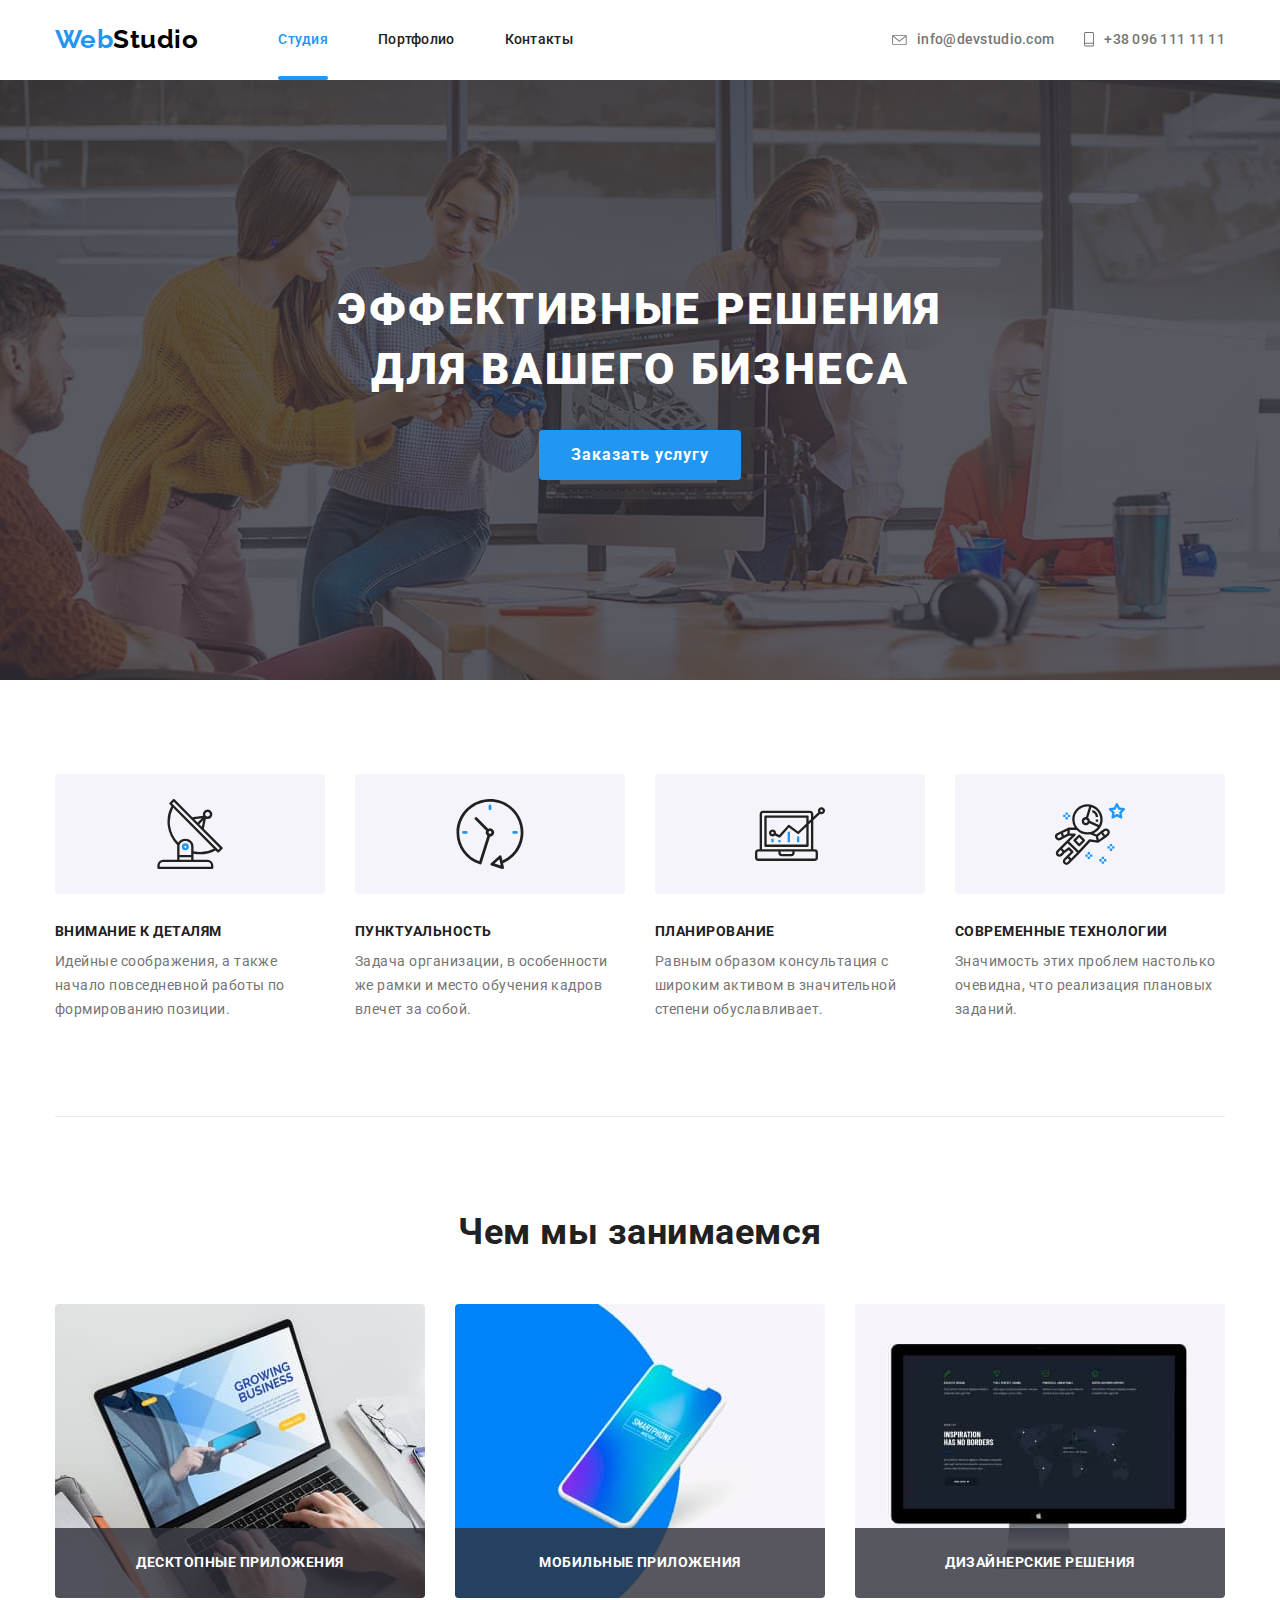
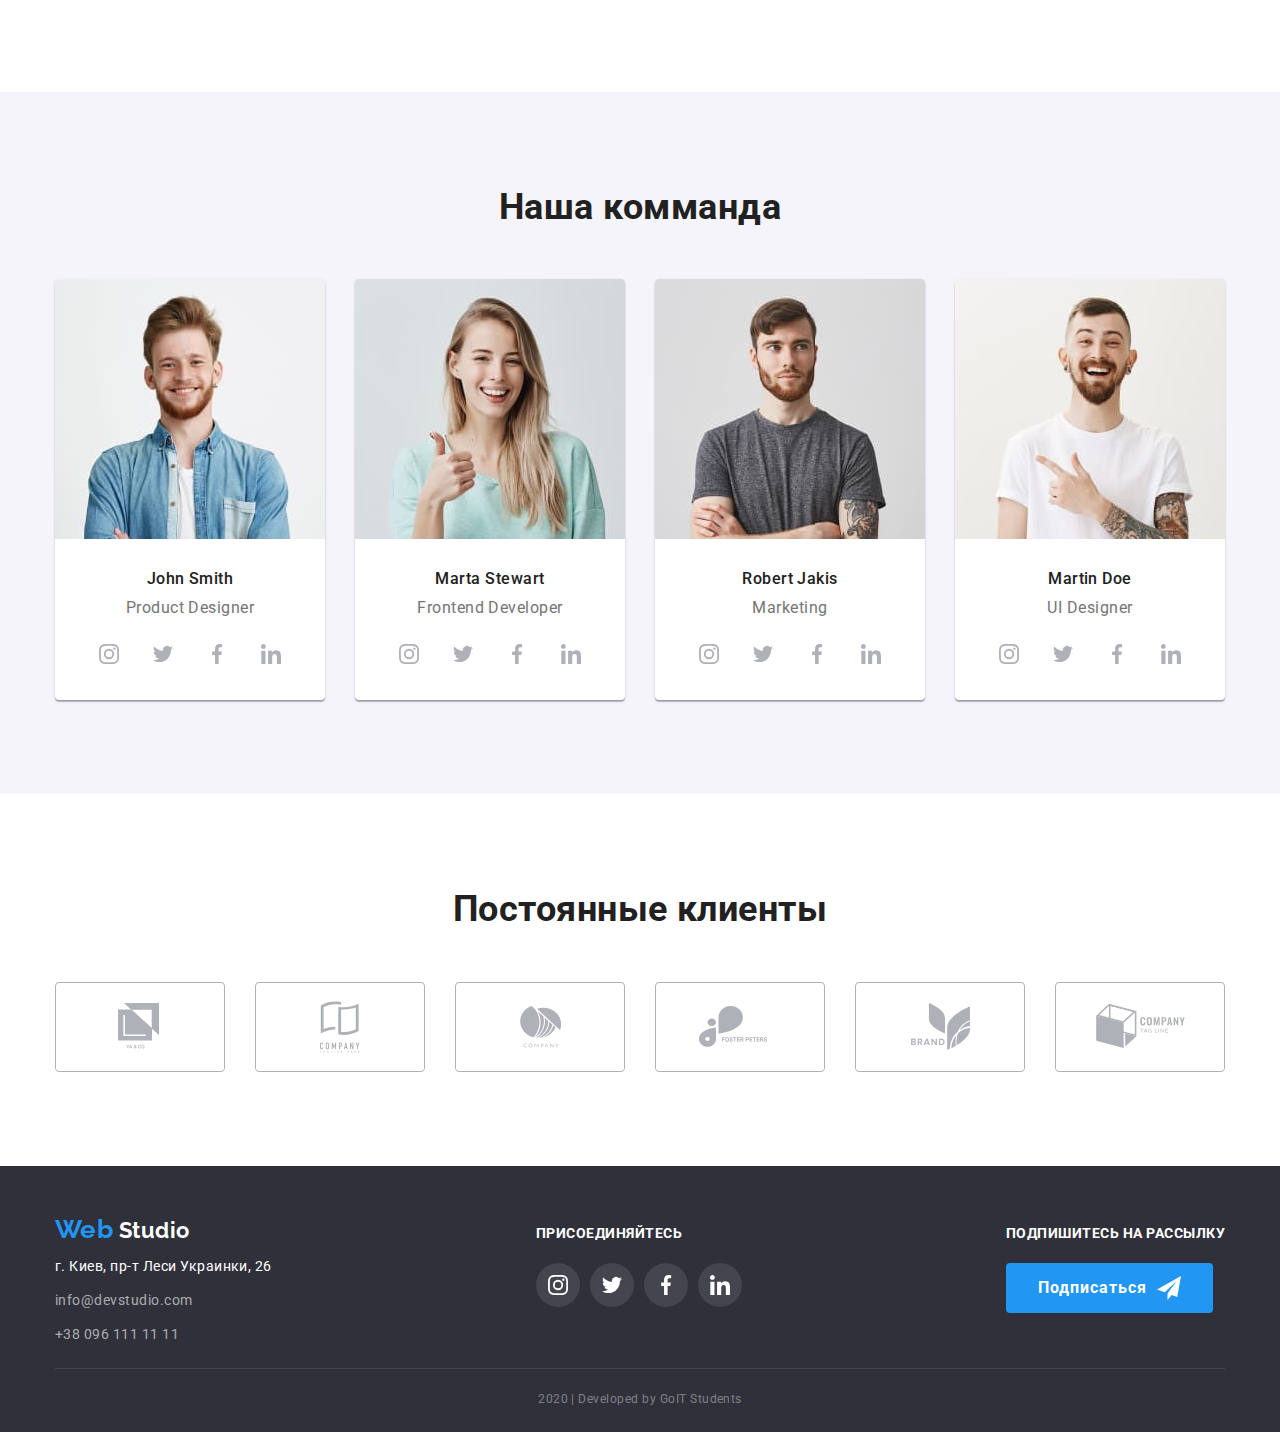
<file: index.html>
<!DOCTYPE html>
<html lang="ru">
  <head>
    <meta charset="UTF-8" />
    <meta name="viewport" content="width=device-width, initial-scale=1.0" />
    <meta
      name="description"
      content="Lorem ipsum dolor sit amet consectetur adipisicing elit. Voluptatem atque possimus et at."
    />
    <title>Web Studio</title>
    <link
      href="https://fonts.googleapis.com/css2?family=Raleway:wght@700&family=Roboto:wght@400;500;700;900&display=swap"
      rel="stylesheet"
    />
    <link
      rel="stylesheet"
      href="https://cdnjs.cloudflare.com/ajax/libs/modern-normalize/0.6.0/modern-normalize.min.css"
    />
    <link rel="stylesheet" href="./css/styles.css" />
  </head>
  <body>
    <!-- Шапка -->
    <header class="page-header">
      <div class="container header">
        <nav class="nav">
          <a href="./index.html" class="logo link"
            >Web<span class="sub-logo">Studio</span></a>

          <ul class="site-nav list">
            <li class="item"><a href="./index.html" class="link current">Студия</a></li>
            <li class="item">
              <a href="./portfolio.html" class="link">Портфолио</a>
            </li>
            <li class="item"><a href="#" class="link">Контакты</a></li>
          </ul>
        </nav>

        <address class="address-nav">
          <a href="mailto:info@devstudio.com" class="link"
            ><svg class="icon" width="15" height="10">
              <use href="./img/sprite.svg#email"></use>
            </svg>info@devstudio.com</a>
          <a href="tel:+380961111111" class="link"
            ><svg class="icon" width="10" height="15">
              <use href="./img/sprite.svg#phone"></use>
            </svg>+38 096 111 11 11</a>
        </address>
      </div>
    </header>

    <main>
      <!-- Герой -->
      <section class="hero">
          <h1 class="title-hero">Эффективные решения </br> для вашего бизнеса</h1>
          <button class="button">Заказать услугу</button>
      </section>

      <!-- Ососбенности -->
      <section class="main-features">
        <div class="container">
          <h2 class="visually-hidden">Наши особенности</h2>

          <ul class="features list">
            <li class="item">
              <div class="bg-icon">
                <svg class="icon" width="70" height="70">
                  <use href="./img/sprite.svg#details"></use>
                </svg>
              </div>
              <h3 class="title">Внимание к деталям</h3>
              <p class="text">
                Идейные соображения, а также начало повседневной работы по
                формированию позиции.
              </p>
            </li>
            <li class="item">
              <div class="bg-icon">
                <svg class="icon" width="70" height="70">
                  <use href="./img/sprite.svg#punctuality"></use>
                </svg>
              </div>
              <h3 class="title">Пунктуальность</h3>
              <p class="text">
                Задача организации, в особенности же рамки и место обучения
                кадров влечет за собой.
              </p>
            </li>
            <li class="item">
              <div class="bg-icon">
                <svg class="icon" width="70" height="70">
                  <use href="./img/sprite.svg#planning"></use>
                </svg>
              </div>
              <h3 class="title">Планирование</h3>
              <p class="text">
                Равным образом консультация с широким активом в значительной
                степени обуславливает.
              </p>
            </li>
            <li class="item">
              <div class="bg-icon">
                <svg class="icon" width="70" height="70">
                  <use href="./img/sprite.svg#technologies"></use>
                </svg>
              </div>
              <h3 class="title">Современные технологии</h3>
              <p class="text">
                Значимость этих проблем настолько очевидна, что реализация
                плановых заданий.
              </p>
            </li>
          </ul>
        </div>
      </section>

      <!-- Чем занимаются -->
      <section class="main-activity">
        <div class="container">
          <h2 class="title">Чем мы занимаемся</h2>

          <ul class="activity list">
            <li class="item">
              <img
                src="./img/desktop-apps.jpg"
                width="370"
                height="294"
                alt="Десктопные приложения"
              />
              <p class="activity-text">Десктопные приложения</p>
            </li>
            <li class="item">
              <img
                src="./img/mobile-apps.jpg"
                width="370"
                height="294"
                alt="Мобильные приложения"
              />
              <p class="activity-text">Мобильные приложения</p>
            </li>
            <li class="item">
              <img
                src="./img/design-solutions.jpg"
                width="370"
                height="294"
                alt="Дизайнерские решения"
              />
              <p class="activity-text">Дизайнерские решения</p>
            </li>
          </ul>
        </div>
      </section>

      <!-- Команда -->
      <section class="team">
        <div class="container">
          <h2 class="title">Наша комманда</h2>

          <ul class="worker list">
            <li class="item">
              <img
                src="./img/john-smith.jpg"
                width="270"
                height="260"
                alt="Джон Смит"
              />
              <h3 class="title worker-title" lang="en">John Smith</h3>
              <p class="text" lang="en">Product Designer</p>
              <ul class="social list">
                <li class="item">
                  <a class="link" href="#"
                    ><svg class="icon" width="44" height="44">
                      <use href="./img/sprite.svg#instagram"></use>
                    </svg></a>
                </li>
                <li class="item">
                  <a class="link" href="#"
                    ><svg class="icon" width="44" height="44">
                      <use href="./img/sprite.svg#twitter"></use>
                    </svg></a>
                </li>
                <li class="item">
                  <a class="link" href="#"
                    ><svg class="icon" width="44" height="44">
                      <use href="./img/sprite.svg#facebook"></use>
                    </svg></a>
                </li>
                <li class="item">
                  <a class="link" href="#"
                    ><svg class="icon" width="44" height="44">
                      <use href="./img/sprite.svg#linkedin"></use>
                    </svg></a>
                </li>
              </ul>
            </li>
            <li class="item">
              <img
                src="./img/marta-stewart.jpg"
                width="270"
                height="260"
                alt="Марта Стюарт"
              />
              <h3 class="title worker-title" lang="en">Marta Stewart</h3>
              <p class="text" lang="en">Frontend Developer</p>
              <ul class="social list">
                <li class="item">
                  <a class="link" href="#"><svg class="icon" width="44" height="44">
                      <use href="./img/sprite.svg#instagram"></use>
                    </svg></a>
                </li>
                <li class="item">
                  <a class="link" href="#"><svg class="icon" width="44" height="44">
                      <use href="./img/sprite.svg#twitter"></use>
                    </svg></a>
                </li>
                <li class="item">
                  <a class="link" href="#"><svg class="icon" width="44" height="44">
                      <use href="./img/sprite.svg#facebook"></use>
                    </svg></a>
                </li>
                <li class="item">
                  <a class="link" href="#"><svg class="icon" width="44" height="44">
                      <use href="./img/sprite.svg#linkedin"></use>
                    </svg></a>
                </li>
              </ul>
            </li>
            <li class="item">
              <img
                src="./img/robert-jakis.jpg"
                width="270"
                height="260"
                alt="Роберт Якис"
              />
              <h3 class="title worker-title" lang="en">Robert Jakis</h3>
              <p class="text" lang="en">Marketing</p>
              <ul class="social list">
                <li class="item">
                  <a class="link" href="#"><svg class="icon" width="44" height="44">
                      <use href="./img/sprite.svg#instagram"></use>
                    </svg></a>
                </li>
                <li class="item">
                  <a class="link" href="#"><svg class="icon" width="44" height="44">
                      <use href="./img/sprite.svg#twitter"></use>
                    </svg></a>
                </li>
                <li class="item">
                  <a class="link" href="#"><svg class="icon" width="44" height="44">
                      <use href="./img/sprite.svg#facebook"></use>
                    </svg></a>
                </li>
                <li class="item">
                  <a class="link" href="#"><svg class="icon" width="44" height="44">
                      <use href="./img/sprite.svg#linkedin"></use>
                    </svg></a>
                </li>
              </ul>
            </li>
            <li class="item">
              <img
                src="./img/martin-doe.jpg"
                width="270"
                height="260"
                alt="Мартин Доу"
              />
              <h3 class="title worker-title" lang="en">Martin Doe</h3>
              <p class="text" lang="en">UI Designer</p>
              <ul class="social list">
                <li class="item">
                  <a class="link" href="#"><svg class="icon" width="44" height="44">
                      <use href="./img/sprite.svg#instagram"></use>
                    </svg></a>
                </li>
                <li class="item">
                  <a class="link" href="#"><svg class="icon" width="44" height="44">
                      <use href="./img/sprite.svg#twitter"></use>
                    </svg></a>
                </li>
                <li class="item">
                  <a class="link" href="#"><svg class="icon" width="44" height="44">
                      <use href="./img/sprite.svg#facebook"></use>
                    </svg></a>
                </li>
                <li class="item">
                  <a class="link" href="#"><svg class="icon" width="44" height="44">
                      <use href="./img/sprite.svg#linkedin"></use>
                    </svg></a>
                </li>
              </ul>
            </li>
          </ul>
        </div>
      </section>

      <!-- Клиенты -->
      <section class="main-client">
        <div class="container">
          <h2 class="title">Постоянные клиенты</h2>

          <ul class="client list">
            <li class="item">
              <a class="link" href="#"
                ><svg class="icon" width="45" height="48">
                  <use href="./img/sprite.svg#logo-1"></use>
                </svg></a>
            </li>
            <li class="item">
              <a class="link" href="#"
                ><svg class="icon" width="40" height="52">
                  <use href="./img/sprite.svg#logo-2"></use>
                </svg></a>
            </li>
            <li class="item">
              <a class="link" href="#"
                ><svg class="icon" width="41" height="42">
                  <use href="./img/sprite.svg#logo-3"></use>
                </svg></a>
            </li>
            <li class="item">
              <a class="link" href="#"
                ><svg class="icon" width="82" height="41">
                  <use href="./img/sprite.svg#logo-4"></use>
                </svg></a>
            </li>
            <li class="item">
              <a class="link" href="#"
                ><svg class="icon" width="59" height="47">
                  <use href="./img/sprite.svg#logo-5"></use>
                </svg></a>
            </li>
            <li class="item">
              <a class="link" href="#"
                ><svg class="icon" width="89" height="45">
                  <use href="./img/sprite.svg#logo-6"></use>
                </svg></a>
            </li>
          </ul>
        </div>
      </section>
    </main>

    <!-- Футер -->
    <footer class="footer">
      <div class="container">
        <div class="footer-flex">
          <address class="address">
            <a href="./index.html" class="logo link">Web<span class="footer-logo"> Studio</span></a>
            <p class="footer-text">г. Киев, пр-т Леси Украинки, 26</p>
            <p class="footer-p">
              <a href="mailto:info@devstudio.com" class="footer-address link">info@devstudio.com</a>
            </p>
            <p class="footer-p">
              <a href="tel:+380961111111" class="footer-address link">+38 096 111 11 11</a>
            </p>
          </address>
          
          <div class="join">
            <p class="footer-title">Присоединяйтесь</p>
            <ul class="list">
              <li class="item">
                <a href="#" class="link" aria-label="Ссылка на Instagram"><svg class="icon" width="44" height="44">
                    <use href="./img/sprite.svg#instagram"></use>
                  </svg></a>
              </li>
              <li class="item">
                <a href="#" class="link" aria-label="Ссылка на Twitter"><svg class="icon" width="44" height="44">
                  <use href="./img/sprite.svg#twitter"></use>
                </svg></a>
              </li>
              <li class="item">
                <a href="#" class="link" aria-label="Ссылка на Facebook"><svg class="icon" width="44" height="44">
                    <use href="./img/sprite.svg#facebook"></use>
                  </svg></a>
              </li>
              <li class="item">
                <a href="#" class="link" aria-label="Ссылка на LinkedIn"><svg class="icon" width="44" height="44">
                  <use href="./img/sprite.svg#linkedin"></use>
                </svg></a>
              </li>
            </ul>
          </div>
          
          <div class="subscribe">
            <p class="footer-title">Подпишитесь на рассылку</p>
            <button class="button">Подписаться<svg class="icon" width="24" height="24">
              <use href="./img/sprite.svg#send"></use>
            </svg></button>
          </div>
        </div>

        <p class="copyright">2020 | Developed by GoIT Students</p>
      </div>
    </footer>
  </body>
</html>
</file>
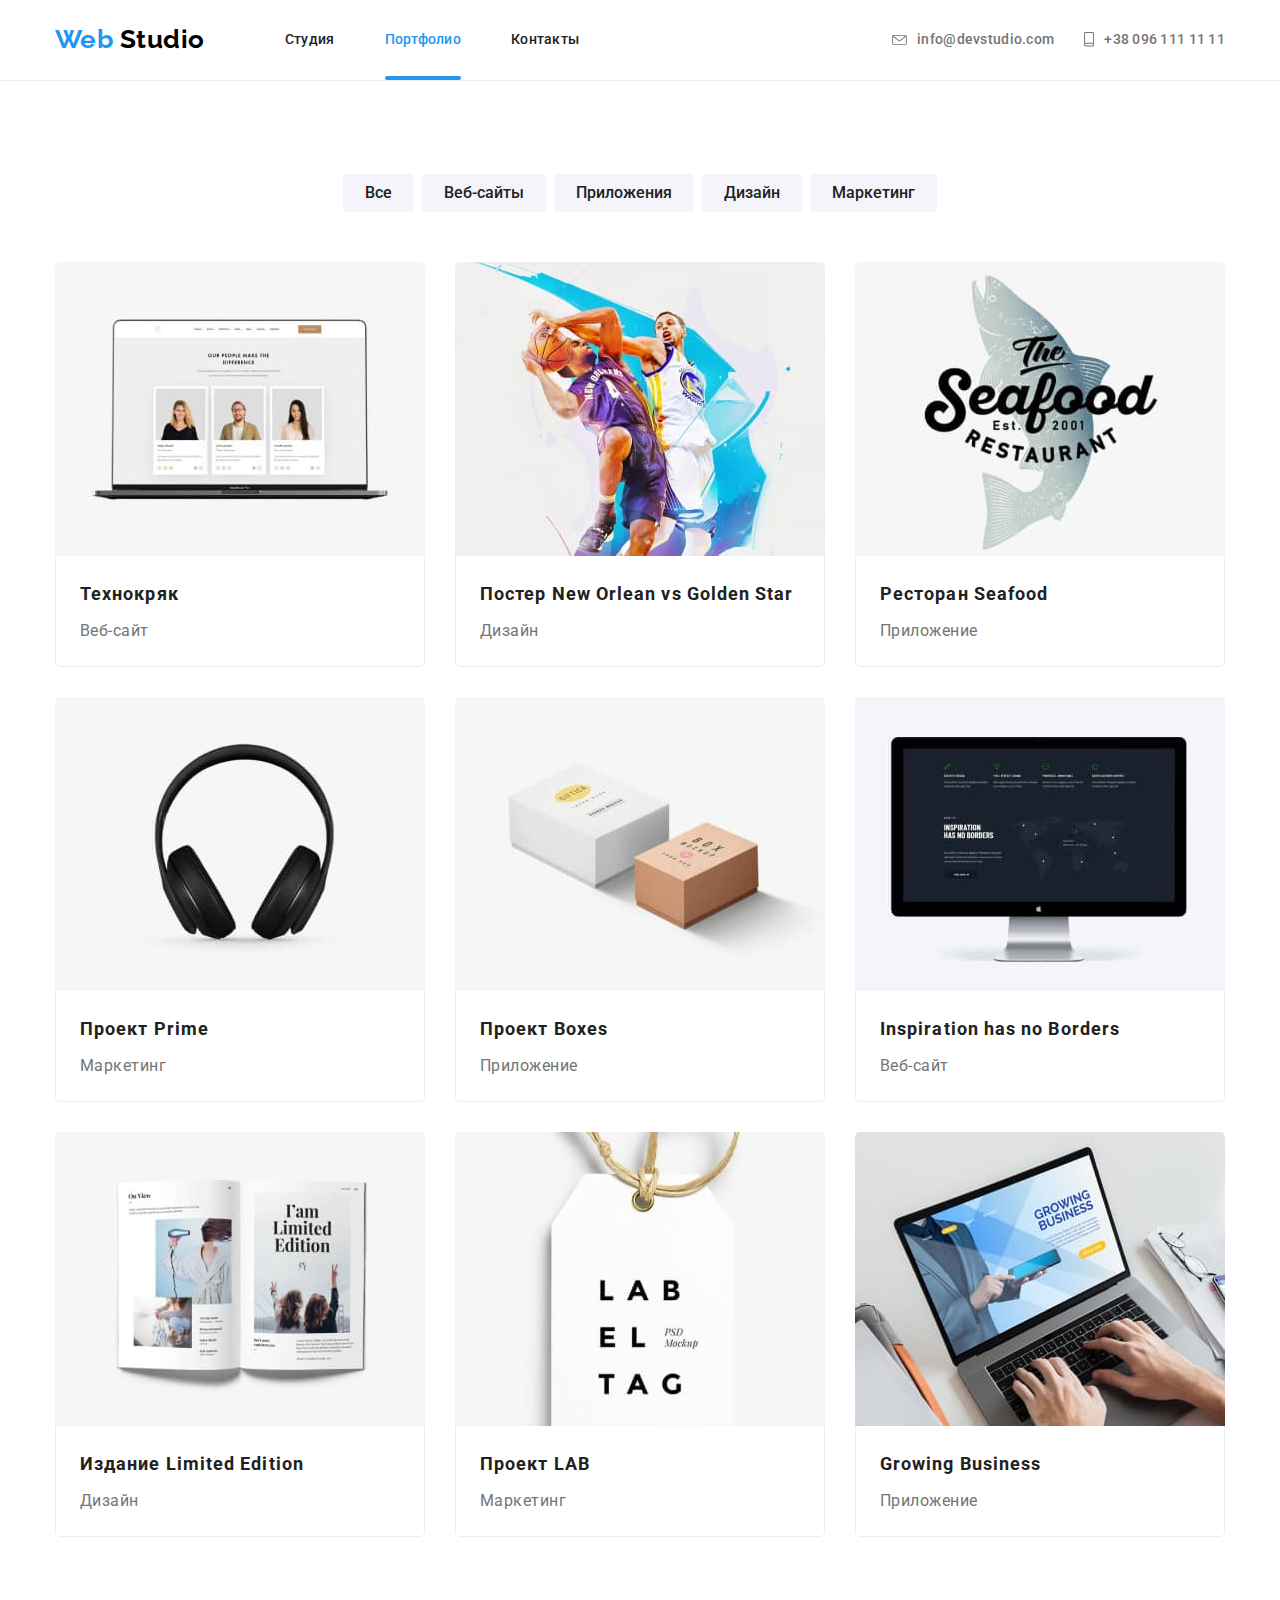
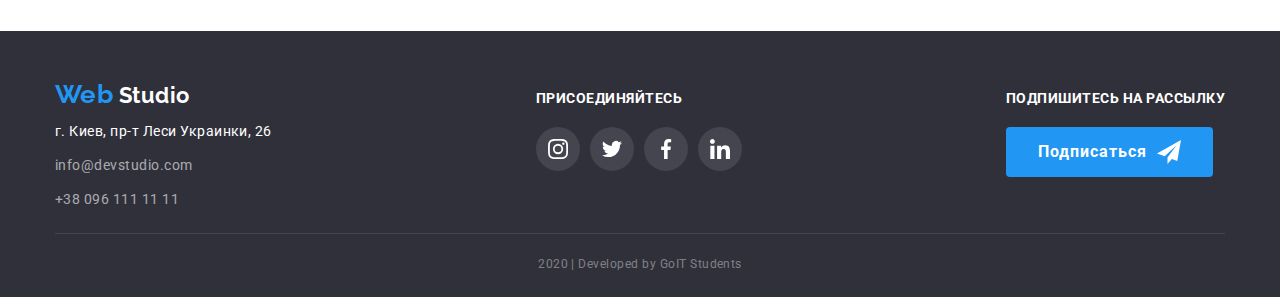
<file: portfolio.html>
<!DOCTYPE html>
<html lang="ru">
  <head>
    <meta charset="UTF-8" />
    <meta name="viewport" content="width=device-width, initial-scale=1.0" />
    <meta
      name="description"
      content="Lorem ipsum dolor sit amet consectetur adipisicing elit. Voluptatem atque possimus et at."
    />
    <title>Web Studio</title>
    <link
      href="https://fonts.googleapis.com/css2?family=Raleway:wght@700&family=Roboto:wght@400;500;700;900&display=swap"
      rel="stylesheet"
    />
    <link
      rel="stylesheet"
      href="https://cdnjs.cloudflare.com/ajax/libs/modern-normalize/0.6.0/modern-normalize.min.css"
    />
    <link rel="stylesheet" href="./css/styles.css" />
  </head>

  <body>
    <!-- Шапка -->
    <header class="page-header">
      <div class="container header">
        <nav class="nav">
          <a href="./index.html" class="logo link"
            >Web<span class="sub-logo"> Studio</span></a
          >

          <ul class="site-nav list">
            <li class="item"><a href="./index.html" class="link">Студия</a></li>
            <li class="item">
              <a href="./portfolio.html" class="link current">Портфолио</a>
            </li>
            <li class="item"><a href="#" class="link">Контакты</a></li>
          </ul>
        </nav>

        <address class="address-nav">
          <a href="mailto:info@devstudio.com" class="link"><svg class="icon" width="15" height="10">
              <use href="./img/sprite.svg#email"></use>
            </svg>info@devstudio.com</a>
          <a href="tel:+380961111111" class="link"><svg class="icon" width="10" height="15">
              <use href="./img/sprite.svg#phone"></use>
            </svg>+38 096 111 11 11</a>
        </address>
        </div>
        </header>
      </div>
    </header>

    <main>
      <section class="main-portfolio">
        <div class="container">
          <h1 class="visually-hidden">Портфолио</h1>

          <ul class="filter list">
            <li class="item">
              <button class="filter-button" type="button">Все</button>
            </li>
            <li class="item">
              <button class="filter-button" type="button">Веб-сайты</button>
            </li>
            <li class="item">
              <button class="filter-button" type="button">Приложения</button>
            </li>
            <li class="item">
              <button class="filter-button" type="button">Дизайн</button>
            </li>
            <li class="item">
              <button class="filter-button" type="button">Маркетинг</button>
            </li>
          </ul>

          <ul class="portfolio list">
            <li class="item">
              <a href="#" class="link">
                <div class="overlay">
                  <img src="./img/tehnohryak.jpg" width="370" height="294" alt="Технокряк" />
                  <p class="text-overlay">Технокряк это современная площадка распространения коронавируса. Компании используют эту платформу
                    для цифрового шпионажа и атак на защищённые сервера конкурентов.</p>
                </div>
                
                <div class="content">
                  <h2 class="title">Технокряк</h2>
                  <p class="text">Веб-сайт</p>
                </div>
              </a>
            </li>
            <li class="item">
              <a href="#" class="link">
                <div class="overlay">
                  <img src="./img/neworlean-goldenstars.jpg" width="370" height="294" alt="Постер New Orlean vs Golden Star" />
                  <p class="text-overlay">Технокряк это современная площадка распространения коронавируса. Компании используют эту
                    платформу
                    для цифрового шпионажа и атак на защищённые сервера конкурентов.</p>
                </div>
                    <div class="content">
                  <h2 class="title">Постер New Orlean vs Golden Star</h2>
                  <p class="text">Дизайн</p>
                </div>
              </a>
            </li>
            <li class="item">
              <a href="#" class="link">
                <div class="overlay">
                  <img src="./img/seafood.jpg" width="370" height="294" alt="Ресторан Seafood" />
                  <p class="text-overlay">Технокряк это современная площадка распространения коронавируса. Компании используют эту
                  платформу
                  для цифрового шпионажа и атак на защищённые сервера конкурентов.</p>
                </div>
                
                <div class="content">
                  <h2 class="title">Ресторан Seafood</h2>
                  <p class="text">Приложение</p>
                </div>
              </a>
            </li>
            <li class="item">
              <a href="#" class="link">
                <div class="overlay">
                  <img src="./img/prime.jpg" width="370" height="294" alt="ПроектPrime" />
                  <p class="text-overlay">Технокряк это современная площадка распространения коронавируса. Компании используют эту
                  платформу
                  для цифрового шпионажа и атак на защищённые сервера конкурентов.</p>
                </div>
                
                <div class="content">
                  <h2 class="title">Проект Prime</h2>
                  <p class="text">Маркетинг</p>
                </div>
              </a>
            </li>
            <li class="item">
              <a href="#" class="link">
                <div class="overlay">
                  <img src="./img/boxes.jpg" width="370" height="294" alt="Проект Boxes" />
                  <p class="text-overlay">Технокряк это современная площадка распространения коронавируса. Компании используют эту
                  платформу
                  для цифрового шпионажа и атак на защищённые сервера конкурентов.</p>
                </div>
                
                <div class="content">
                  <h2 class="title">Проект Boxes</h2>
                  <p class="text">Приложение</p>
                </div>
              </a>
            </li>
            <li class="item">
              <a href="#" class="link">
                <div class="overlay">
                  <img src="./img/design-solutions.jpg" width="370" height="294" alt="Inspiration has no Borders" />
                  <p class="text-overlay">Технокряк это современная площадка распространения коронавируса. Компании используют эту
                    платформу
                    для цифрового шпионажа и атак на защищённые сервера конкурентов.</p>
                </div>
                
                <div class="content">
                  <h2 class="title">Inspiration has no Borders</h2>
                  <p class="text">Веб-сайт</p>
                </div>
              </a>
            </li>
            <li class="item">
              <a href="#" class="link">
                <div class="overlay">
                  <img src="./img/limited-edition.jpg" width="370" height="294" alt="Издание Limited Edition" />
                  <p class="text-overlay">Технокряк это современная площадка распространения коронавируса. Компании используют эту
                    платформу
                    для цифрового шпионажа и атак на защищённые сервера конкурентов.</p>
                </div>
                
                <div class="content">
                  <h2 class="title">Издание Limited Edition</h2>
                  <p class="text">Дизайн</p>
                </div>
              </a>
            </li>
            <li class="item">
              <a href="#" class="link">
                <div class="overlay">
                  <img src="./img/lab.jpg" width="370" height="294" alt="Проект LAB" />
                  <p class="text-overlay">Технокряк это современная площадка распространения коронавируса. Компании используют эту
                    платформу
                    для цифрового шпионажа и атак на защищённые сервера конкурентов.</p>
                </div>
                
                <div class="content">
                  <h2 class="title">Проект LAB</h2>
                  <p class="text">Маркетинг</p>
                </div>
              </a>
            </li>
            <li class="item">
              <a href="#" class="link">
                <div class="overlay">
                  <img src="./img/desktop-apps.jpg" width="370" height="294" alt="Growing Business" />
                  <p class="text-overlay">Технокряк это современная площадка распространения коронавируса. Компании используют эту платформу
                    для цифрового шпионажа и атак на защищённые сервера конкурентов.</p>
                </div>
                
                <div class="content">
                  <h2 class="title">Growing Business</h2>
                  <p class="text">Приложение</p>
                </div>
              </a>
            </li>
          </ul>
        </div>
      </section>
    </main>

    <!-- Футер -->
    <footer class="footer">
      <div class="container">
        <div class="footer-flex">
          <address class="address">
            <a href="./index.html" class="logo link">Web<span class="footer-logo"> Studio</span></a>
            <p class="footer-text">г. Киев, пр-т Леси Украинки, 26</p>
            <p class="footer-p">
              <a href="mailto:info@devstudio.com" class="footer-address link">info@devstudio.com</a>
            </p>
            <p class="footer-p">
              <a href="tel:+380961111111" class="footer-address link">+38 096 111 11 11</a>
            </p>
          </address>
    
          <div class="join">
            <p class="footer-title">Присоединяйтесь</p>
            <ul class="list">
              <li class="item">
                <a href="#" class="link" aria-label="Ссылка на Instagram"><svg class="icon" width="44" height="44">
                    <use href="./img/sprite.svg#instagram"></use>
                  </svg></a>
              </li>
              <li class="item">
                <a href="#" class="link" aria-label="Ссылка на Twitter"><svg class="icon" width="44" height="44">
                    <use href="./img/sprite.svg#twitter"></use>
                  </svg></a>
              </li>
              <li class="item">
                <a href="#" class="link" aria-label="Ссылка на Facebook"><svg class="icon" width="44" height="44">
                    <use href="./img/sprite.svg#facebook"></use>
                  </svg></a>
              </li>
              <li class="item">
                <a href="#" class="link" aria-label="Ссылка на LinkedIn"><svg class="icon" width="44" height="44">
                    <use href="./img/sprite.svg#linkedin"></use>
                  </svg></a>
              </li>
            </ul>
          </div>
    
          <div class="subscribe">
            <p class="footer-title">Подпишитесь на рассылку</p>
            <button class="button">Подписаться<svg class="icon" width="24" height="24">
                <use href="./img/sprite.svg#send"></use>
              </svg></button>
          </div>
        </div>
    
        <p class="copyright">2020 | Developed by GoIT Students</p>
      </div>
    </footer>
  </body>
</html>
</file>
<file: css/styles.css>
:root {
  --primery-text-color: #757575;
  --headlines-text-color: #212121;
  --acent-text-color: #ffffff;
  --accent-color: #2196f3;
  --primery-bg-color: #ffffff;
  --secondary-bg-color: #f5f4fa;
  --fooetr-bg-color: #2f303a;
  --hero-bg-color: rgba(47, 48, 58, 0.8);
  --portfolio-bg-color: rgba(33, 150, 243, 0.9);
  --logo-black-color: #000000;
  --icon-color: #afb1b8;
  --secondary-bg-color: #f5f4fa;
  --footer-address-color: rgba(255, 255, 255, 0.6);
}

body {
  background-color: var(--primery-bg-color);
  color: var(--primery-text-color);

  font-family: Roboto, sans-serif;
  letter-spacing: 0.03em;
}

/* сброс */
.list {
  padding: 0;
  margin: 0;

  list-style: none;
}

.link {
  text-decoration: none;
}

h1,
h2,
h3,
p {
  margin-top: 0;
  margin-bottom: 0;
}

h2 {
  font-weight: 700;
  font-size: 36px;
  line-height: 1.2;
  text-align: center;
  margin-bottom: 50px;
}

img {
  display: block;
  max-width: 100%;
  height: auto;
}

/* скрывает заголовки */
.visually-hidden {
  position: absolute;
  width: 1px;
  height: 1px;
  margin: -1px;
  border: 0;
  padding: 0;
  clip: rect(0 0 0 0);
  overflow: hidden;
}

.container {
  margin-left: auto;
  margin-right: auto;
  width: 1200px;
  padding-left: 15px;
  padding-right: 15px;
}

/* Шапка */
.logo {
  color: var(--accent-color);

  font-family: Raleway, sans-serif;
  font-weight: 700;
  font-size: 26px;
  line-height: 1.2;
  font-style: normal;
}
.sub-logo {
  color: var(--logo-black-color);
}

.header,
.nav {
  display: flex;
  align-items: center;
}

.site-nav {
  display: flex;
  margin-left: 80px;
}

.site-nav .item:not(:last-child) {
  margin-right: 50px;
}

.site-nav .link {
  display: block;
  padding-top: 32px;
  padding-bottom: 32px;

  color: var(--headlines-text-color);

  font-weight: 500;
  font-size: 14px;
  line-height: 1.14;
  letter-spacing: 0.02em;

  transition: color 250ms cubic-bezier(0.4, 0, 0.2, 1);
}

.site-nav .link.current,
.site-nav .link:hover,
.site-nav .link:focus {
  position: relative;
  color: var(--accent-color);
}

.site-nav .link.current::after {
  content: "";
  position: absolute;
  display: block;
  bottom: 0;
  right: 0;
  background-color: var(--accent-color);
  width: 100%;
  height: 4px;
  border-radius: 2px;
}

.address-nav {
  display: inline-flex;
  margin-left: auto;
}

.address-nav .link {
  display: inline-flex;
  align-items: center;

  color: var(--primery-text-color);

  font-style: normal;
  font-weight: 500;
  font-size: 14px;
  line-height: 1.14;
  letter-spacing: 0.02em;

  transition: color 250ms cubic-bezier(0.4, 0, 0.2, 1);
}

.address-nav .link:not(:last-child) {
  margin-right: 30px;
}

.address-nav .link:hover,
.address-nav .link:focus {
  color: var(--accent-color);
}

.address-nav .icon {
  margin-right: 10px;
  fill: currentColor;
}

.address-nav .icon:hover,
.address-nav .icon:focus {
  fill: currentColor;
}

/* .address-nav .link:nth-child(1)::before {
  content: '';
  background-image: url(../img/email.svg);
  margin-right: 10px;
  width: 16px;
  height: 11px;
}

.address-nav .link:nth-child(2)::before {
  content: '';
  background-image: url(../img/phone.svg);
  margin-right: 10px;
  width: 10px;
  height: 15px;
} */

/* Тело */
.hero {
  padding-top: 200px;
  padding-bottom: 200px;
  margin-right: auto;
  margin-left: auto;
  min-height: 600px;
  text-align: center;

  background-image: linear-gradient(var(--hero-bg-color), var(--hero-bg-color)),
    url(../img/header-bg.jpg);
  background-repeat: no-repeat;
  background-size: cover;
  background-position: 50%;
}

.title-hero {
  margin-top: 0;
  margin-bottom: 30px;

  color: var(--acent-text-color);

  font-weight: 900;
  font-size: 44px;
  line-height: 1.36;
  letter-spacing: 0.06em;
  text-transform: uppercase;
}

.button {
  display: inline-block;
  border-radius: 4px;
  padding: 10px 32px;
  min-width: 200px;
  border: 0;
  cursor: pointer;

  color: var(--acent-text-color);
  background-color: var(--accent-color);

  font-weight: 700;
  font-size: 16px;
  line-height: 1.87;
  letter-spacing: 0.06em;
}

.title {
  color: var(--headlines-text-color);
}

.main-features {
  padding-top: 94px;
  /* padding-bottom: 94px; */
}

.features {
  display: flex;
  padding-bottom: 94px;
  border-bottom: 1px solid #ececec;
}

.features .item {
  width: 270px;
}

.features .item:not(:last-child) {
  margin-right: 30px;
}

.bg-icon {
  display: flex;
  background-color: var(--secondary-bg-color);
  height: 120px;
  border-radius: 4px;
  align-items: center;
  justify-content: center;
}

/* .features .item::before {
  display: block;
  content: '';
  background-color: var(--secondary-bg-color);
  height: 120px;
  border-radius: 4px;
  margin-bottom: 30px;
  background-repeat: no-repeat;
  background-position: center;
} */

/* .features .item:nth-child(1)::before {
}
.features .item:nth-child(2)::before {
  background-image: url(../img/punctuality.svg);
}
.features .item:nth-child(3)::before {
  background-image: url(../img/planning.svg);
}
.features .item:nth-child(4)::before {
  background-image: url(../img/technologies.svg);
} */

.features .title {
  margin-top: 30px;
  margin-bottom: 10px;

  font-weight: 700;
  font-size: 14px;
  line-height: 1.14;
  text-transform: uppercase;
}

.features .text {
  font-size: 14px;
  line-height: 1.71;
}

.main-activity {
  padding-top: 94px;
  padding-bottom: 94px;
}

.activity {
  display: flex;
}

.activity > .item {
  position: relative;

  border-radius: 4px;
  overflow: hidden;
}

.activity .item:not(:last-child) {
  margin-right: 30px;
}

.activity-text {
  position: absolute;
  bottom: 0;

  padding-top: 27px;
  padding-bottom: 27px;
}

.text {
  color: var(--primery-text-color);
}

.worker {
  display: flex;
}

.worker > .item {
  border-radius: 4px;
  background: #ffffff;
  box-shadow: 0px 2px 1px rgba(0, 0, 0, 0.2), 0px 1px 1px rgba(0, 0, 0, 0.14),
    0px 1px 3px rgba(0, 0, 0, 0.12);
  overflow: hidden;
}

.worker .item:not(:last-child) {
  margin-right: 30px;
}

.worker-title {
  margin-top: 30px;
  margin-bottom: 10px;

  font-weight: 500;
  font-size: 16px;
  line-height: 1.2;
  text-align: center;
}

.worker .text {
  margin-bottom: 15px;

  font-size: 16px;
  line-height: 1.2;
  text-align: center;
}

.worker .social {
  display: flex;
  justify-content: center;
  padding-bottom: 24px;
}

.social .link {
  display: block;
  height: 44px;
}

.social .item:not(:last-child) {
  margin-right: 10px;
}

.social .icon {
  fill: var(--icon-color);
  border-radius: 50%;

  transition: fill 250ms cubic-bezier(0.4, 0, 0.2, 1),
    background-color 250ms cubic-bezier(0.4, 0, 0.2, 1);
}

.social .icon:hover,
.social .icon:focus {
  fill: var(--primery-bg-color);
  background-color: var(--accent-color);
  border-radius: 50%;
}

.team {
  padding-top: 94px;
  padding-bottom: 94px;

  background-color: var(--secondary-bg-color);
}

.activity-text {
  width: 370px;

  color: var(--acent-text-color);
  background-color: var(--hero-bg-color);

  font-weight: bold;
  font-size: 14px;
  line-height: 1.14;
  text-align: center;
  text-transform: uppercase;
}

.main-client {
  padding-top: 94px;
  padding-bottom: 94px;
}

.client {
  display: flex;
  justify-content: space-between;
}

.client .link {
  display: flex;
  width: 170px;
  height: 90px;
  border: 1px solid var(--icon-color);
  color: var(--icon-color);
  border-radius: 4px;
  align-items: center;
  justify-content: center;

  transition: color 250ms cubic-bezier(0.4, 0, 0.2, 1),
    border 250ms cubic-bezier(0.4, 0, 0.2, 1);
}

.client .link:hover,
.client .link:focus {
  border: 1px solid var(--accent-color);
  color: var(--accent-color);
}

.client .icon {
  fill: currentColor;
}

.client .icon:hover,
.client .icon:focus {
  fill: currentColor;
}

/* Страница Портфолио */
.main-portfolio {
  padding-top: 93px;
  padding-bottom: 94px;
  border-top: 1px solid #ececec;
}

.filter {
  display: flex;
  justify-content: center;
  margin-bottom: 50px;
}

.filter-button {
  display: inline-block;
  border-radius: 4px;
  padding: 6px 22px;
  border: 0;
  cursor: pointer;

  color: var(--headlines-text-color);
  background-color: var(--secondary-bg-color);

  font-weight: 500;
  font-size: 16px;
  line-height: 1.62;
  text-align: center;

  transition: color 250ms cubic-bezier(0.4, 0, 0.2, 1),
    background-color 250ms cubic-bezier(0.4, 0, 0.2, 1);
}

.filter .item:not(:last-child) {
  margin-right: 8px;
}

.filter-button:hover,
.filter-button:focus {
  color: var(--acent-text-color);
  background-color: var(--accent-color);
}

.portfolio {
  display: flex;
  flex-wrap: wrap;
}

.portfolio .item {
  width: calc((100% - 60px) / 3);
  overflow: hidden;

  border-radius: 5px;
  transition: box-shadow 250ms cubic-bezier(0.4, 0, 0.2, 1);
}

.portfolio .item:not(:nth-child(3n)) {
  margin-right: 30px;
}

.portfolio .item:not(:nth-last-child(-n + 3)) {
  margin-bottom: 30px;
}

.portfolio .item:hover,
.portfolio .item:focus {
  box-shadow: 1px 4px 6px rgba(0, 0, 0, 0.16), 0px 4px 4px rgba(0, 0, 0, 0.06),
    0px 1px 1px rgba(0, 0, 0, 0.12);
  border-radius: 5px;
}

.portfolio .content {
  padding: 20px 24px;
  border-right: 1px solid #eeeeee;
  border-bottom: 1px solid #eeeeee;
  border-left: 1px solid #eeeeee;
  border-bottom-right-radius: 5px;
  border-bottom-left-radius: 5px;
  overflow: hidden;
}

.portfolio .title {
  margin-bottom: 4px;

  font-weight: 700;
  font-size: 18px;
  line-height: 2;
  letter-spacing: 0.06em;
  text-align: left;
}

.portfolio .text {
  font-size: 16px;
  line-height: 1.87;
}

.portfolio .link {
  display: block;
}

.overlay {
  position: relative;
  overflow: hidden;
}

.overlay::after {
  content: "";
  display: inline-block;
  position: absolute;
  top: 0;
  left: 0;
  width: 100%;
  height: 100%;
  background-color: var(--portfolio-bg-color);

  transform: translateY(100%);
  transition: transform 250ms cubic-bezier(0.4, 0, 0.2, 1);
}

.portfolio .item:hover .overlay::after,
.portfolio .item:focus .overlay::after {
  transform: translateY(0);
}

.text-overlay {
  display: inline-block;
  position: absolute;

  top: 0;
  left: 0;
  width: 100%;
  height: 100%;
  transform: translateY(100%);
  transition: transform 250ms cubic-bezier(0.4, 0, 0.2, 1);

  padding: 63px 24px;
  color: var(--acent-text-color);
  font-size: 18px;
  line-height: 1.56;
}

.portfolio .item:hover .text-overlay,
.portfolio .item:focus .text-overlay {
  transform: translateY(0);
  z-index: 3;
}

/* Футер */
.footer {
  background-color: var(--fooetr-bg-color);
}

.footer-flex {
  display: flex;
  align-items: baseline;
  justify-content: space-between;
  padding-top: 48px;
  padding-bottom: 21px;
  border-bottom: 1px solid rgba(255, 255, 255, 0.1);
}

.footer-logo {
  color: var(--acent-text-color);

  font-style: normal;
  font-weight: 700;
  font-size: 22px;
  line-height: 1.2;
}

.footer-text {
  margin-top: 10px;

  color: var(--acent-text-color);

  font-style: normal;
  font-size: 14px;
  line-height: 1.71;
}

.footer-title {
  margin-bottom: 21px;

  color: var(--acent-text-color);

  font-weight: 700;
  font-size: 14px;
  line-height: 1.14;
  text-transform: uppercase;
}

.footer-p {
  padding-top: 10px;
}

.footer-address {
  color: var(--footer-address-color);

  font-style: normal;
  font-size: 14px;
  line-height: 1.71;
}

.join .list {
  display: flex;
}

.join .item:not(:last-child) {
  margin-right: 10px;
}

.join .link {
  display: block;
  height: 44px;
}

.join .icon {
  fill: var(--acent-text-color);
  background: rgba(255, 255, 255, 0.1);
  border-radius: 50%;

  transition: background-color 250ms cubic-bezier(0.4, 0, 0.2, 1);
}

.join .icon:hover,
.join .icon:focus {
  background-color: var(--accent-color);
}

.subscribe .button {
  display: flex;
  align-items: center;
}

.subscribe .icon {
  margin-left: 10px;
}

.copyright {
  padding-top: 18px;
  padding-bottom: 21px;

  color: rgba(255, 255, 255, 0.4);

  font-size: 12px;
  line-height: 2;
  text-align: center;
}
</file>
